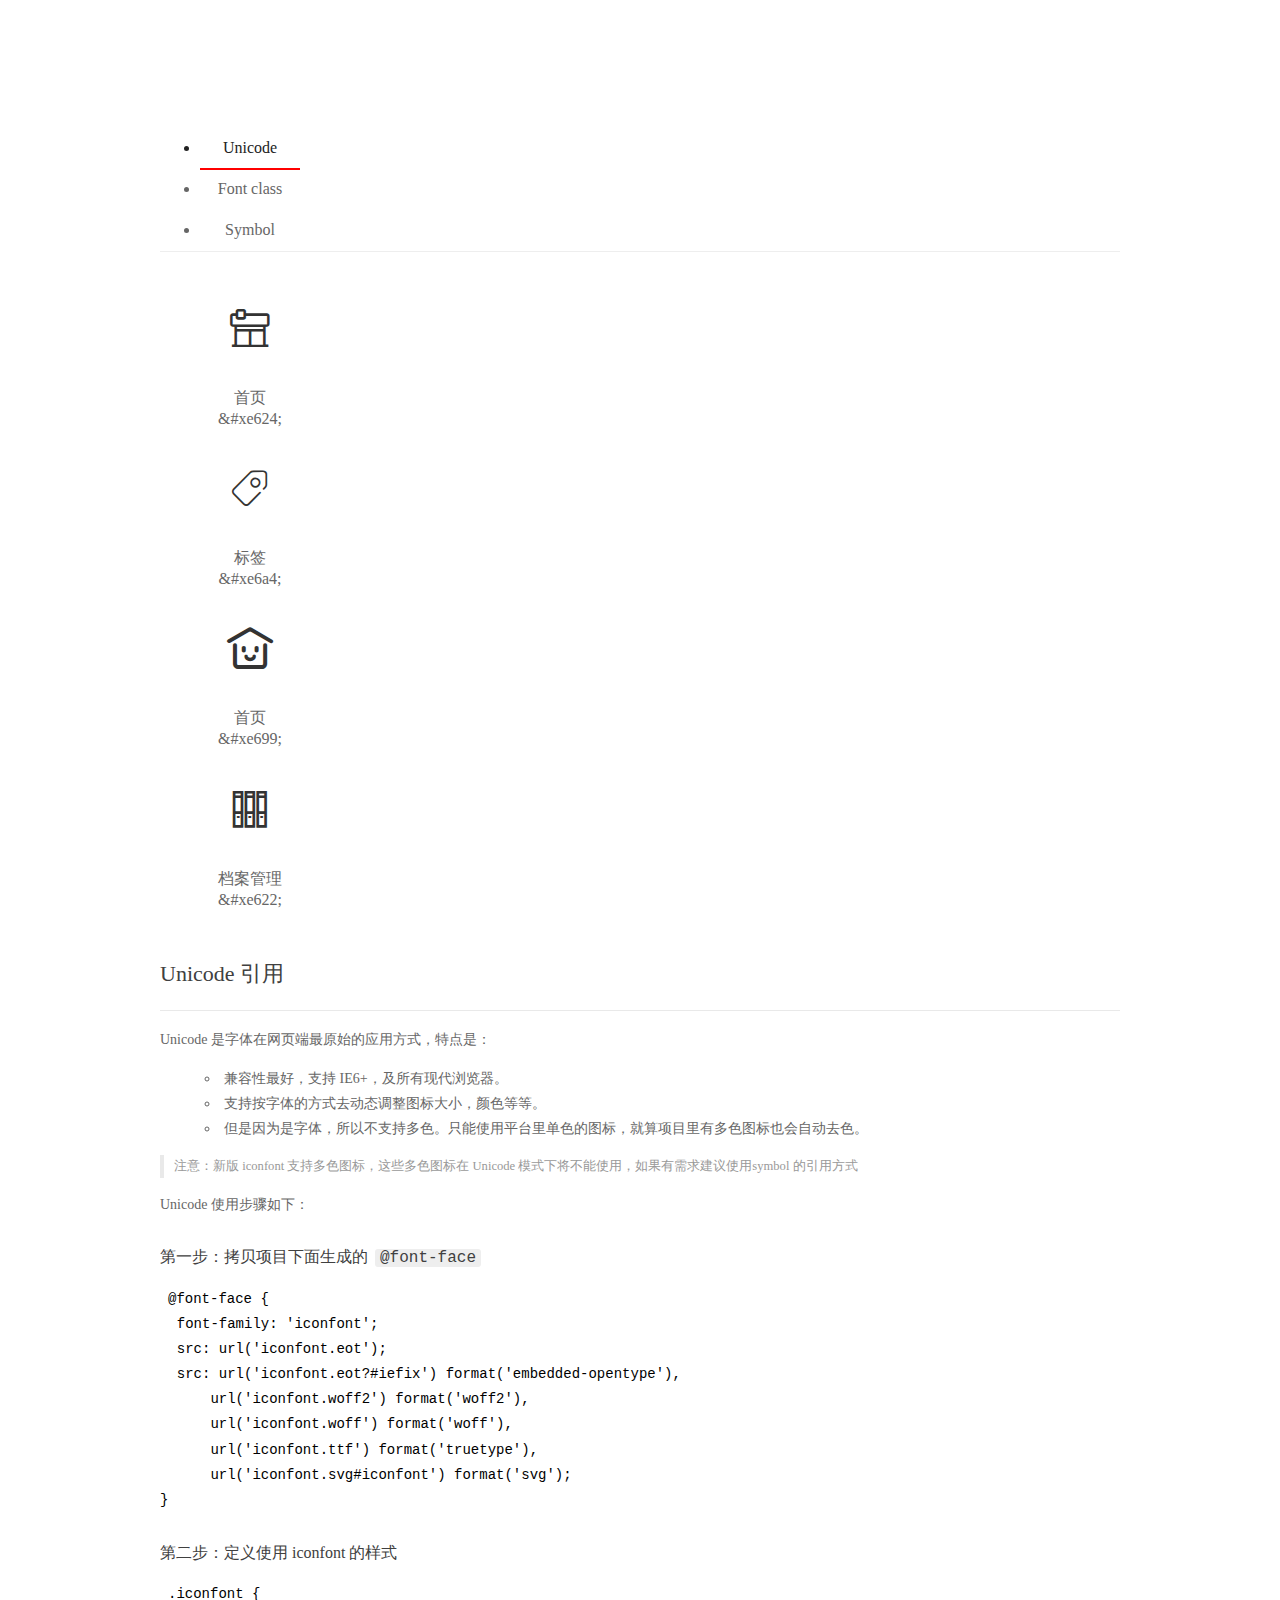
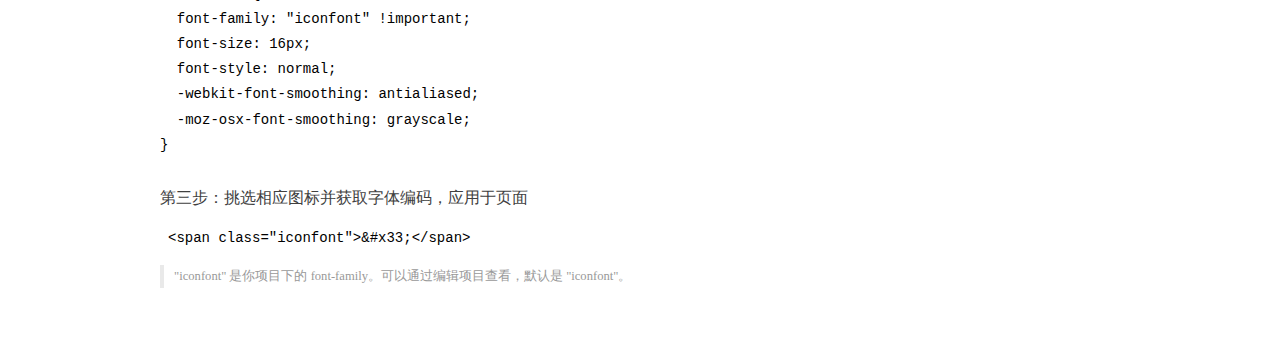
<file: docs/style/font/demo_index.html>
<!DOCTYPE html>
<html>
<head>
  <meta charset="utf-8"/>
  <title>IconFont Demo</title>
  <link rel="shortcut icon" href="https://gtms04.alicdn.com/tps/i4/TB1_oz6GVXXXXaFXpXXJDFnIXXX-64-64.ico" type="image/x-icon"/>
  <link rel="stylesheet" href="https://g.alicdn.com/thx/cube/1.3.2/cube.min.css">
  <link rel="stylesheet" href="demo.css">
  <link rel="stylesheet" href="iconfont.css">
  <script src="iconfont.js"></script>
  <!-- jQuery -->
  <script src="https://a1.alicdn.com/oss/uploads/2018/12/26/7bfddb60-08e8-11e9-9b04-53e73bb6408b.js"></script>
  <!-- 代码高亮 -->
  <script src="https://a1.alicdn.com/oss/uploads/2018/12/26/a3f714d0-08e6-11e9-8a15-ebf944d7534c.js"></script>
</head>
<body>
  <div class="main">
    <h1 class="logo"><a href="https://www.iconfont.cn/" title="iconfont 首页" target="_blank">&#xe86b;</a></h1>
    <div class="nav-tabs">
      <ul id="tabs" class="dib-box">
        <li class="dib active"><span>Unicode</span></li>
        <li class="dib"><span>Font class</span></li>
        <li class="dib"><span>Symbol</span></li>
      </ul>
      
    </div>
    <div class="tab-container">
      <div class="content unicode" style="display: block;">
          <ul class="icon_lists dib-box">
          
            <li class="dib">
              <span class="icon iconfont">&#xe624;</span>
                <div class="name">首页</div>
                <div class="code-name">&amp;#xe624;</div>
              </li>
          
            <li class="dib">
              <span class="icon iconfont">&#xe6a4;</span>
                <div class="name">标签</div>
                <div class="code-name">&amp;#xe6a4;</div>
              </li>
          
            <li class="dib">
              <span class="icon iconfont">&#xe699;</span>
                <div class="name">首页</div>
                <div class="code-name">&amp;#xe699;</div>
              </li>
          
            <li class="dib">
              <span class="icon iconfont">&#xe622;</span>
                <div class="name">档案管理</div>
                <div class="code-name">&amp;#xe622;</div>
              </li>
          
          </ul>
          <div class="article markdown">
          <h2 id="unicode-">Unicode 引用</h2>
          <hr>

          <p>Unicode 是字体在网页端最原始的应用方式，特点是：</p>
          <ul>
            <li>兼容性最好，支持 IE6+，及所有现代浏览器。</li>
            <li>支持按字体的方式去动态调整图标大小，颜色等等。</li>
            <li>但是因为是字体，所以不支持多色。只能使用平台里单色的图标，就算项目里有多色图标也会自动去色。</li>
          </ul>
          <blockquote>
            <p>注意：新版 iconfont 支持多色图标，这些多色图标在 Unicode 模式下将不能使用，如果有需求建议使用symbol 的引用方式</p>
          </blockquote>
          <p>Unicode 使用步骤如下：</p>
          <h3 id="-font-face">第一步：拷贝项目下面生成的 <code>@font-face</code></h3>
<pre><code class="language-css"
>@font-face {
  font-family: 'iconfont';
  src: url('iconfont.eot');
  src: url('iconfont.eot?#iefix') format('embedded-opentype'),
      url('iconfont.woff2') format('woff2'),
      url('iconfont.woff') format('woff'),
      url('iconfont.ttf') format('truetype'),
      url('iconfont.svg#iconfont') format('svg');
}
</code></pre>
          <h3 id="-iconfont-">第二步：定义使用 iconfont 的样式</h3>
<pre><code class="language-css"
>.iconfont {
  font-family: "iconfont" !important;
  font-size: 16px;
  font-style: normal;
  -webkit-font-smoothing: antialiased;
  -moz-osx-font-smoothing: grayscale;
}
</code></pre>
          <h3 id="-">第三步：挑选相应图标并获取字体编码，应用于页面</h3>
<pre>
<code class="language-html"
>&lt;span class="iconfont"&gt;&amp;#x33;&lt;/span&gt;
</code></pre>
          <blockquote>
            <p>"iconfont" 是你项目下的 font-family。可以通过编辑项目查看，默认是 "iconfont"。</p>
          </blockquote>
          </div>
      </div>
      <div class="content font-class">
        <ul class="icon_lists dib-box">
          
          <li class="dib">
            <span class="icon iconfont icon-shouye"></span>
            <div class="name">
              首页
            </div>
            <div class="code-name">.icon-shouye
            </div>
          </li>
          
          <li class="dib">
            <span class="icon iconfont icon-biaoqian"></span>
            <div class="name">
              标签
            </div>
            <div class="code-name">.icon-biaoqian
            </div>
          </li>
          
          <li class="dib">
            <span class="icon iconfont icon-shouye1"></span>
            <div class="name">
              首页
            </div>
            <div class="code-name">.icon-shouye1
            </div>
          </li>
          
          <li class="dib">
            <span class="icon iconfont icon-danganhe"></span>
            <div class="name">
              档案管理
            </div>
            <div class="code-name">.icon-danganhe
            </div>
          </li>
          
        </ul>
        <div class="article markdown">
        <h2 id="font-class-">font-class 引用</h2>
        <hr>

        <p>font-class 是 Unicode 使用方式的一种变种，主要是解决 Unicode 书写不直观，语意不明确的问题。</p>
        <p>与 Unicode 使用方式相比，具有如下特点：</p>
        <ul>
          <li>兼容性良好，支持 IE8+，及所有现代浏览器。</li>
          <li>相比于 Unicode 语意明确，书写更直观。可以很容易分辨这个 icon 是什么。</li>
          <li>因为使用 class 来定义图标，所以当要替换图标时，只需要修改 class 里面的 Unicode 引用。</li>
          <li>不过因为本质上还是使用的字体，所以多色图标还是不支持的。</li>
        </ul>
        <p>使用步骤如下：</p>
        <h3 id="-fontclass-">第一步：引入项目下面生成的 fontclass 代码：</h3>
<pre><code class="language-html">&lt;link rel="stylesheet" href="./iconfont.css"&gt;
</code></pre>
        <h3 id="-">第二步：挑选相应图标并获取类名，应用于页面：</h3>
<pre><code class="language-html">&lt;span class="iconfont icon-xxx"&gt;&lt;/span&gt;
</code></pre>
        <blockquote>
          <p>"
            iconfont" 是你项目下的 font-family。可以通过编辑项目查看，默认是 "iconfont"。</p>
        </blockquote>
      </div>
      </div>
      <div class="content symbol">
          <ul class="icon_lists dib-box">
          
            <li class="dib">
                <svg class="icon svg-icon" aria-hidden="true">
                  <use xlink:href="#icon-shouye"></use>
                </svg>
                <div class="name">首页</div>
                <div class="code-name">#icon-shouye</div>
            </li>
          
            <li class="dib">
                <svg class="icon svg-icon" aria-hidden="true">
                  <use xlink:href="#icon-biaoqian"></use>
                </svg>
                <div class="name">标签</div>
                <div class="code-name">#icon-biaoqian</div>
            </li>
          
            <li class="dib">
                <svg class="icon svg-icon" aria-hidden="true">
                  <use xlink:href="#icon-shouye1"></use>
                </svg>
                <div class="name">首页</div>
                <div class="code-name">#icon-shouye1</div>
            </li>
          
            <li class="dib">
                <svg class="icon svg-icon" aria-hidden="true">
                  <use xlink:href="#icon-danganhe"></use>
                </svg>
                <div class="name">档案管理</div>
                <div class="code-name">#icon-danganhe</div>
            </li>
          
          </ul>
          <div class="article markdown">
          <h2 id="symbol-">Symbol 引用</h2>
          <hr>

          <p>这是一种全新的使用方式，应该说这才是未来的主流，也是平台目前推荐的用法。相关介绍可以参考这篇<a href="">文章</a>
            这种用法其实是做了一个 SVG 的集合，与另外两种相比具有如下特点：</p>
          <ul>
            <li>支持多色图标了，不再受单色限制。</li>
            <li>通过一些技巧，支持像字体那样，通过 <code>font-size</code>, <code>color</code> 来调整样式。</li>
            <li>兼容性较差，支持 IE9+，及现代浏览器。</li>
            <li>浏览器渲染 SVG 的性能一般，还不如 png。</li>
          </ul>
          <p>使用步骤如下：</p>
          <h3 id="-symbol-">第一步：引入项目下面生成的 symbol 代码：</h3>
<pre><code class="language-html">&lt;script src="./iconfont.js"&gt;&lt;/script&gt;
</code></pre>
          <h3 id="-css-">第二步：加入通用 CSS 代码（引入一次就行）：</h3>
<pre><code class="language-html">&lt;style&gt;
.icon {
  width: 1em;
  height: 1em;
  vertical-align: -0.15em;
  fill: currentColor;
  overflow: hidden;
}
&lt;/style&gt;
</code></pre>
          <h3 id="-">第三步：挑选相应图标并获取类名，应用于页面：</h3>
<pre><code class="language-html">&lt;svg class="icon" aria-hidden="true"&gt;
  &lt;use xlink:href="#icon-xxx"&gt;&lt;/use&gt;
&lt;/svg&gt;
</code></pre>
          </div>
      </div>

    </div>
  </div>
  <script>
  $(document).ready(function () {
      $('.tab-container .content:first').show()

      $('#tabs li').click(function (e) {
        var tabContent = $('.tab-container .content')
        var index = $(this).index()

        if ($(this).hasClass('active')) {
          return
        } else {
          $('#tabs li').removeClass('active')
          $(this).addClass('active')

          tabContent.hide().eq(index).fadeIn()
        }
      })
    })
  </script>
</body>
</html>
</file>
<file: docs/style/font/demo.css>
/* Logo 字体 */
@font-face {
  font-family: "iconfont logo";
  src: url('https://at.alicdn.com/t/font_985780_km7mi63cihi.eot?t=1545807318834');
  src: url('https://at.alicdn.com/t/font_985780_km7mi63cihi.eot?t=1545807318834#iefix') format('embedded-opentype'),
    url('https://at.alicdn.com/t/font_985780_km7mi63cihi.woff?t=1545807318834') format('woff'),
    url('https://at.alicdn.com/t/font_985780_km7mi63cihi.ttf?t=1545807318834') format('truetype'),
    url('https://at.alicdn.com/t/font_985780_km7mi63cihi.svg?t=1545807318834#iconfont') format('svg');
}

.logo {
  font-family: "iconfont logo";
  font-size: 160px;
  font-style: normal;
  -webkit-font-smoothing: antialiased;
  -moz-osx-font-smoothing: grayscale;
}

/* tabs */
.nav-tabs {
  position: relative;
}

.nav-tabs .nav-more {
  position: absolute;
  right: 0;
  bottom: 0;
  height: 42px;
  line-height: 42px;
  color: #666;
}

#tabs {
  border-bottom: 1px solid #eee;
}

#tabs li {
  cursor: pointer;
  width: 100px;
  height: 40px;
  line-height: 40px;
  text-align: center;
  font-size: 16px;
  border-bottom: 2px solid transparent;
  position: relative;
  z-index: 1;
  margin-bottom: -1px;
  color: #666;
}


#tabs .active {
  border-bottom-color: #f00;
  color: #222;
}

.tab-container .content {
  display: none;
}

/* 页面布局 */
.main {
  padding: 30px 100px;
  width: 960px;
  margin: 0 auto;
}

.main .logo {
  color: #333;
  text-align: left;
  margin-bottom: 30px;
  line-height: 1;
  height: 110px;
  margin-top: -50px;
  overflow: hidden;
  *zoom: 1;
}

.main .logo a {
  font-size: 160px;
  color: #333;
}

.helps {
  margin-top: 40px;
}

.helps pre {
  padding: 20px;
  margin: 10px 0;
  border: solid 1px #e7e1cd;
  background-color: #fffdef;
  overflow: auto;
}

.icon_lists {
  width: 100% !important;
  overflow: hidden;
  *zoom: 1;
}

.icon_lists li {
  width: 100px;
  margin-bottom: 10px;
  margin-right: 20px;
  text-align: center;
  list-style: none !important;
  cursor: default;
}

.icon_lists li .code-name {
  line-height: 1.2;
}

.icon_lists .icon {
  display: block;
  height: 100px;
  line-height: 100px;
  font-size: 42px;
  margin: 10px auto;
  color: #333;
  -webkit-transition: font-size 0.25s linear, width 0.25s linear;
  -moz-transition: font-size 0.25s linear, width 0.25s linear;
  transition: font-size 0.25s linear, width 0.25s linear;
}

.icon_lists .icon:hover {
  font-size: 100px;
}

.icon_lists .svg-icon {
  /* 通过设置 font-size 来改变图标大小 */
  width: 1em;
  /* 图标和文字相邻时，垂直对齐 */
  vertical-align: -0.15em;
  /* 通过设置 color 来改变 SVG 的颜色/fill */
  fill: currentColor;
  /* path 和 stroke 溢出 viewBox 部分在 IE 下会显示
      normalize.css 中也包含这行 */
  overflow: hidden;
}

.icon_lists li .name,
.icon_lists li .code-name {
  color: #666;
}

/* markdown 样式 */
.markdown {
  color: #666;
  font-size: 14px;
  line-height: 1.8;
}

.highlight {
  line-height: 1.5;
}

.markdown img {
  vertical-align: middle;
  max-width: 100%;
}

.markdown h1 {
  color: #404040;
  font-weight: 500;
  line-height: 40px;
  margin-bottom: 24px;
}

.markdown h2,
.markdown h3,
.markdown h4,
.markdown h5,
.markdown h6 {
  color: #404040;
  margin: 1.6em 0 0.6em 0;
  font-weight: 500;
  clear: both;
}

.markdown h1 {
  font-size: 28px;
}

.markdown h2 {
  font-size: 22px;
}

.markdown h3 {
  font-size: 16px;
}

.markdown h4 {
  font-size: 14px;
}

.markdown h5 {
  font-size: 12px;
}

.markdown h6 {
  font-size: 12px;
}

.markdown hr {
  height: 1px;
  border: 0;
  background: #e9e9e9;
  margin: 16px 0;
  clear: both;
}

.markdown p {
  margin: 1em 0;
}

.markdown>p,
.markdown>blockquote,
.markdown>.highlight,
.markdown>ol,
.markdown>ul {
  width: 80%;
}

.markdown ul>li {
  list-style: circle;
}

.markdown>ul li,
.markdown blockquote ul>li {
  margin-left: 20px;
  padding-left: 4px;
}

.markdown>ul li p,
.markdown>ol li p {
  margin: 0.6em 0;
}

.markdown ol>li {
  list-style: decimal;
}

.markdown>ol li,
.markdown blockquote ol>li {
  margin-left: 20px;
  padding-left: 4px;
}

.markdown code {
  margin: 0 3px;
  padding: 0 5px;
  background: #eee;
  border-radius: 3px;
}

.markdown strong,
.markdown b {
  font-weight: 600;
}

.markdown>table {
  border-collapse: collapse;
  border-spacing: 0px;
  empty-cells: show;
  border: 1px solid #e9e9e9;
  width: 95%;
  margin-bottom: 24px;
}

.markdown>table th {
  white-space: nowrap;
  color: #333;
  font-weight: 600;
}

.markdown>table th,
.markdown>table td {
  border: 1px solid #e9e9e9;
  padding: 8px 16px;
  text-align: left;
}

.markdown>table th {
  background: #F7F7F7;
}

.markdown blockquote {
  font-size: 90%;
  color: #999;
  border-left: 4px solid #e9e9e9;
  padding-left: 0.8em;
  margin: 1em 0;
}

.markdown blockquote p {
  margin: 0;
}

.markdown .anchor {
  opacity: 0;
  transition: opacity 0.3s ease;
  margin-left: 8px;
}

.markdown .waiting {
  color: #ccc;
}

.markdown h1:hover .anchor,
.markdown h2:hover .anchor,
.markdown h3:hover .anchor,
.markdown h4:hover .anchor,
.markdown h5:hover .anchor,
.markdown h6:hover .anchor {
  opacity: 1;
  display: inline-block;
}

.markdown>br,
.markdown>p>br {
  clear: both;
}


.hljs {
  display: block;
  background: white;
  padding: 0.5em;
  color: #333333;
  overflow-x: auto;
}

.hljs-comment,
.hljs-meta {
  color: #969896;
}

.hljs-string,
.hljs-variable,
.hljs-template-variable,
.hljs-strong,
.hljs-emphasis,
.hljs-quote {
  color: #df5000;
}

.hljs-keyword,
.hljs-selector-tag,
.hljs-type {
  color: #a71d5d;
}

.hljs-literal,
.hljs-symbol,
.hljs-bullet,
.hljs-attribute {
  color: #0086b3;
}

.hljs-section,
.hljs-name {
  color: #63a35c;
}

.hljs-tag {
  color: #333333;
}

.hljs-title,
.hljs-attr,
.hljs-selector-id,
.hljs-selector-class,
.hljs-selector-attr,
.hljs-selector-pseudo {
  color: #795da3;
}

.hljs-addition {
  color: #55a532;
  background-color: #eaffea;
}

.hljs-deletion {
  color: #bd2c00;
  background-color: #ffecec;
}

.hljs-link {
  text-decoration: underline;
}

/* 代码高亮 */
/* PrismJS 1.15.0
https://prismjs.com/download.html#themes=prism&languages=markup+css+clike+javascript */
/**
 * prism.js default theme for JavaScript, CSS and HTML
 * Based on dabblet (http://dabblet.com)
 * @author Lea Verou
 */
code[class*="language-"],
pre[class*="language-"] {
  color: black;
  background: none;
  text-shadow: 0 1px white;
  font-family: Consolas, Monaco, 'Andale Mono', 'Ubuntu Mono', monospace;
  text-align: left;
  white-space: pre;
  word-spacing: normal;
  word-break: normal;
  word-wrap: normal;
  line-height: 1.5;

  -moz-tab-size: 4;
  -o-tab-size: 4;
  tab-size: 4;

  -webkit-hyphens: none;
  -moz-hyphens: none;
  -ms-hyphens: none;
  hyphens: none;
}

pre[class*="language-"]::-moz-selection,
pre[class*="language-"] ::-moz-selection,
code[class*="language-"]::-moz-selection,
code[class*="language-"] ::-moz-selection {
  text-shadow: none;
  background: #b3d4fc;
}

pre[class*="language-"]::selection,
pre[class*="language-"] ::selection,
code[class*="language-"]::selection,
code[class*="language-"] ::selection {
  text-shadow: none;
  background: #b3d4fc;
}

@media print {

  code[class*="language-"],
  pre[class*="language-"] {
    text-shadow: none;
  }
}

/* Code blocks */
pre[class*="language-"] {
  padding: 1em;
  margin: .5em 0;
  overflow: auto;
}

:not(pre)>code[class*="language-"],
pre[class*="language-"] {
  background: #f5f2f0;
}

/* Inline code */
:not(pre)>code[class*="language-"] {
  padding: .1em;
  border-radius: .3em;
  white-space: normal;
}

.token.comment,
.token.prolog,
.token.doctype,
.token.cdata {
  color: slategray;
}

.token.punctuation {
  color: #999;
}

.namespace {
  opacity: .7;
}

.token.property,
.token.tag,
.token.boolean,
.token.number,
.token.constant,
.token.symbol,
.token.deleted {
  color: #905;
}

.token.selector,
.token.attr-name,
.token.string,
.token.char,
.token.builtin,
.token.inserted {
  color: #690;
}

.token.operator,
.token.entity,
.token.url,
.language-css .token.string,
.style .token.string {
  color: #9a6e3a;
  background: hsla(0, 0%, 100%, .5);
}

.token.atrule,
.token.attr-value,
.token.keyword {
  color: #07a;
}

.token.function,
.token.class-name {
  color: #DD4A68;
}

.token.regex,
.token.important,
.token.variable {
  color: #e90;
}

.token.important,
.token.bold {
  font-weight: bold;
}

.token.italic {
  font-style: italic;
}

.token.entity {
  cursor: help;
}
</file>
<file: docs/style/font/iconfont.css>
@font-face {font-family: "iconfont";
  src: url('iconfont.eot?t=1575117771310'); /* IE9 */
  src: url('iconfont.eot?t=1575117771310#iefix') format('embedded-opentype'), /* IE6-IE8 */
  url('[data-uri]') format('woff2'),
  url('iconfont.woff?t=1575117771310') format('woff'),
  url('iconfont.ttf?t=1575117771310') format('truetype'), /* chrome, firefox, opera, Safari, Android, iOS 4.2+ */
  url('iconfont.svg?t=1575117771310#iconfont') format('svg'); /* iOS 4.1- */
}

.iconfont {
  font-family: "iconfont" !important;
  font-size: 26px;
  font-style: normal;
  -webkit-font-smoothing: antialiased;
  -moz-osx-font-smoothing: grayscale;
}

.icon-shouye:before {
  content: "\e624";
}

.icon-biaoqian:before {
  content: "\e6a4";
}

.icon-shouye1:before {
  content: "\e699";
}

.icon-danganhe:before {
  content: "\e622";
}
</file>
